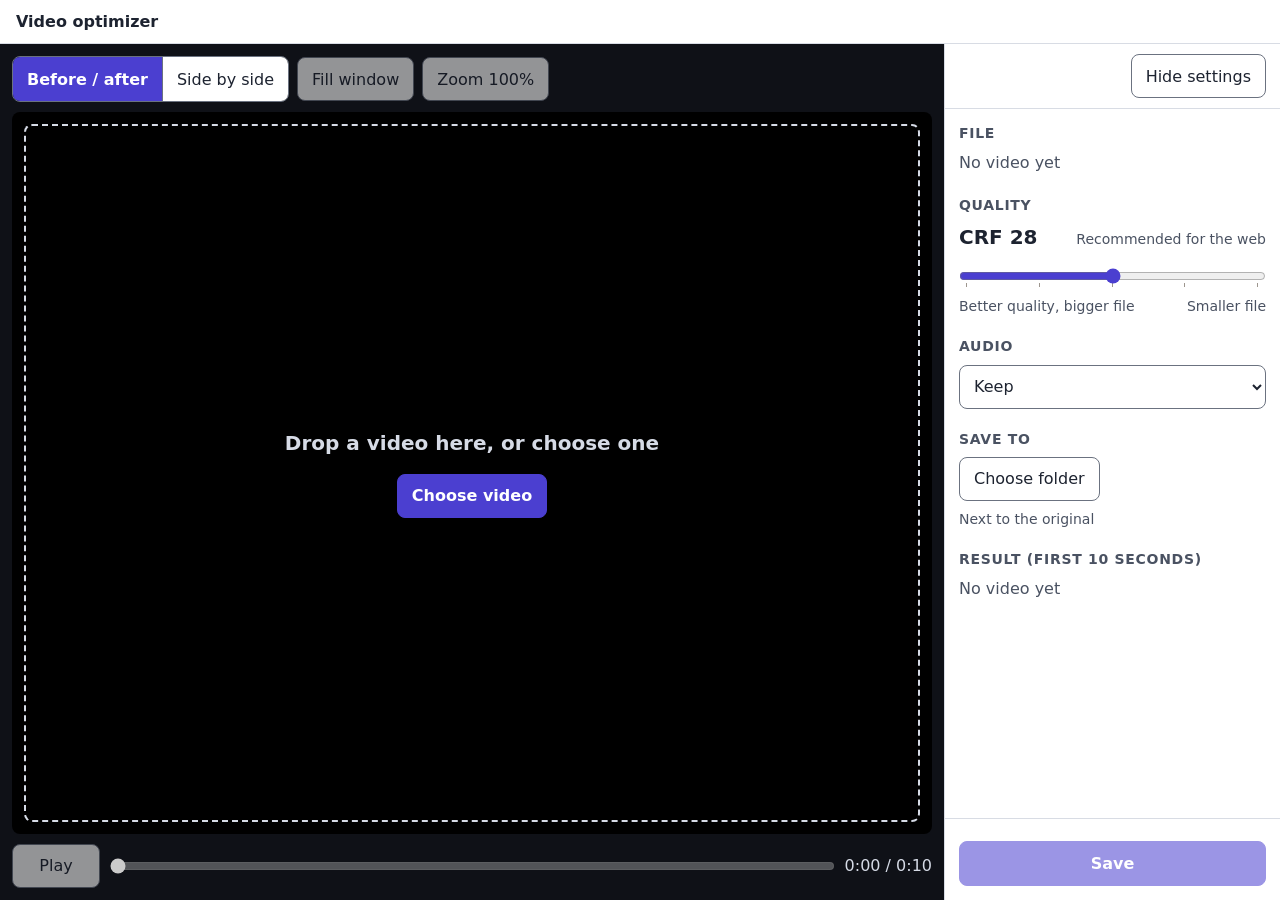
<file: ui/index.html>
<!doctype html>
<html lang="en">
<head>
  <meta charset="utf-8">
  <meta name="viewport" content="width=device-width, initial-scale=1">
  <meta name="color-scheme" content="light dark">
  <title>Video optimizer</title>
  <link rel="stylesheet" href="app.css">
</head>
<body class="app">
  <header class="app__header" id="header">
    <h1 class="app__title">Video optimizer</h1>
  </header>

  <div class="app__work">
    <main class="stage" id="stage" aria-label="Preview">
      <div class="stage__bar">
        <div class="stage__views" role="group" aria-label="View">
          <button class="stage__view" id="viewBeforeAfter" type="button" aria-pressed="true">Before / after</button>
          <button class="stage__view" id="viewSideBySide" type="button" aria-pressed="false">Side by side</button>
        </div>
        <button class="button" id="fill" type="button" aria-pressed="false" aria-disabled="true">Fill window</button>
        <button class="button" id="zoom" type="button" aria-disabled="true">Zoom 100%</button>
        <button class="button stage__show" id="showSettings" type="button" aria-expanded="false" aria-controls="settings" hidden>Show settings</button>
      </div>

      <div class="stage__picture" id="picture">
        <section class="stage__empty" id="empty" aria-labelledby="emptyTitle">
          <h2 class="stage__emptyTitle" id="emptyTitle">Drop a video here, or choose one</h2>
          <button class="button -primary" id="chooseVideo" type="button">Choose video</button>
        </section>

        <div class="stage__compare" id="compare" hidden>
          <div class="stage__layer -before" id="layerBefore">
            <video class="stage__video" id="videoBefore" preload="auto" playsinline muted></video>
            <span class="stage__tag -before" id="tagBefore">Original</span>
          </div>
          <div class="stage__layer -after" id="layerAfter">
            <video class="stage__video" id="videoAfter" preload="auto" playsinline hidden></video>
            <span class="stage__tag -after" id="tagAfter">Sample, CRF 28</span>
          </div>
          <label class="hiddenText" for="divider">Before and after divider</label>
          <input class="stage__divider" id="divider" type="range" min="0" max="100" step="1" value="50">
          <div class="stage__handle" id="handle" aria-hidden="true"></div>
        </div>

        <!-- While the column is folded, or the comparison fills the window,
             the status line floats here; window.js moves it in. -->
        <div class="stage__float" id="statusFloat"></div>
      </div>

      <div class="stage__transport">
        <button class="button stage__play" id="play" type="button" aria-disabled="true">Play</button>
        <label class="hiddenText" for="position">Position in the 10 second sample</label>
        <input class="stage__position" id="position" type="range" min="0" max="10" step="any" value="0" disabled>
        <span class="stage__time" id="time">0:00 / 0:10</span>
      </div>
    </main>

    <aside class="settings" id="settings">
      <div class="settings__top">
        <button class="button" id="hideSettings" type="button" aria-expanded="true" aria-controls="settings">Hide settings</button>
      </div>

      <div class="settings__scroll" id="settingsScroll" role="region" aria-label="Settings" tabindex="0">
        <div class="settings__group">
          <h2 class="settings__heading">File</h2>
          <p class="settings__empty" id="fileEmpty">No video yet</p>
          <dl class="settings__figures" id="fileFigures" hidden>
            <dt class="settings__term">Name</dt>
            <dd class="settings__value" id="fileName"></dd>
            <dt class="settings__term">Size</dt>
            <dd class="settings__value" id="fileSize"></dd>
            <dt class="settings__term">Frame rate</dt>
            <dd class="settings__value" id="fileFps"></dd>
            <dt class="settings__term">Length</dt>
            <dd class="settings__value" id="fileLength"></dd>
            <dt class="settings__term">Audio</dt>
            <dd class="settings__value" id="fileAudio"></dd>
          </dl>
          <button class="button settings__action" id="chooseOther" type="button" hidden>Choose other</button>
        </div>

        <div class="settings__group quality">
          <h2 class="settings__heading"><label for="crf">Quality</label></h2>
          <div class="quality__head">
            <span class="quality__value" id="crfValue">CRF 28</span>
            <span class="quality__word" id="crfWord">Recommended for the web</span>
          </div>
          <input class="quality__range" id="crf" type="range" min="20" max="36" step="1" value="28" list="crfTicks" aria-label="Quality (CRF)" aria-valuetext="CRF 28, Recommended for the web">
          <datalist id="crfTicks">
            <option value="20"></option>
            <option value="24"></option>
            <option value="28"></option>
            <option value="32"></option>
            <option value="36"></option>
          </datalist>
          <div class="quality__ends">
            <span>Better quality, bigger file</span>
            <span>Smaller file</span>
          </div>
        </div>

        <div class="settings__group">
          <h2 class="settings__heading"><label for="audio">Audio</label></h2>
          <select class="settings__select" id="audio">
            <option value="keep" selected>Keep</option>
            <option value="remove">Remove</option>
          </select>
        </div>

        <div class="settings__group" role="group" aria-labelledby="saveToHeading">
          <h2 class="settings__heading" id="saveToHeading">Save to</h2>
          <button class="button" id="chooseFolder" type="button">Choose folder</button>
          <div class="settings__folder">
            <p class="settings__note" id="saveTo">Next to the original</p>
            <button class="button" id="clearFolder" type="button" aria-label="Clear the folder" hidden>Clear</button>
          </div>
        </div>

        <div class="settings__group">
          <h2 class="settings__heading">Result (first 10 seconds)</h2>
          <p class="settings__empty" id="resultEmpty">No video yet</p>
          <div id="resultFigures" hidden>
            <dl class="settings__figures">
              <dt class="settings__term">Original</dt>
              <dd class="settings__value" id="resultOriginal"></dd>
              <dt class="settings__term">Optimized</dt>
              <dd class="settings__value" id="resultOptimized"></dd>
              <dt class="settings__term">Smaller by</dt>
              <dd class="settings__value -good" id="resultSmaller"></dd>
              <dt class="settings__term">Whole file, about</dt>
              <dd class="settings__value" id="resultWhole"></dd>
              <dt class="settings__term">Quality (PSNR)</dt>
              <dd class="settings__value" id="resultPsnr"></dd>
            </dl>
            <p class="settings__note">Above 40 dB is hard to see.</p>
          </div>
        </div>
      </div>

      <div class="settings__bottom" id="settingsBottom">
        <div class="status" id="status">
          <p class="status__text" id="statusText" aria-live="polite"></p>
          <progress class="status__progress" id="progress" max="100" aria-label="Save progress" hidden></progress>
          <button class="button status__cancel" id="cancel" type="button" hidden>Cancel</button>
        </div>
        <button class="button -primary" id="save" type="button" aria-disabled="true">Save</button>
      </div>
    </aside>
  </div>

  <script type="module" src="app.js"></script>
</body>
</html>
</file>
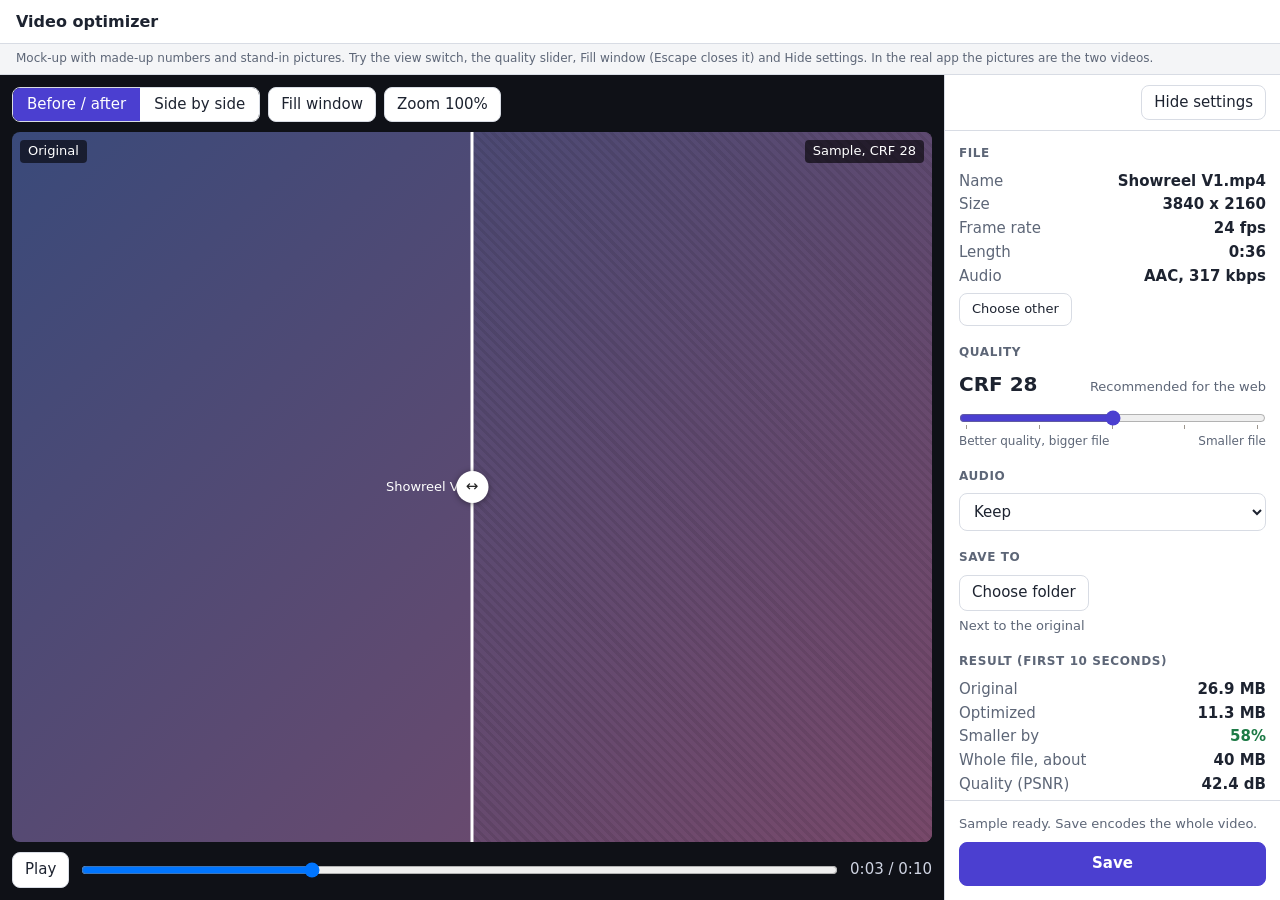
<file: docs/in-progress/specs/2026-11-24-video-optimizer-mockup.html>
<!doctype html>
<html lang="en">
<head>
<meta charset="utf-8">
<meta name="viewport" content="width=device-width, initial-scale=1">
<title>Video optimizer mock-up</title>
<style>
  :root {
    --bg: #f4f5f7; --panel: #fff; --text: #1d2330; --muted: #5d6677; --line: #d8dce4;
    --accent: #4b3fd0; --accent-text: #fff; --ok: #1d7a46; --stage: #0f1117;
  }
  @media (prefers-color-scheme: dark) {
    :root { --bg: #14161c; --panel: #1d2028; --text: #e8ebf2; --muted: #9aa3b5; --line: #343947;
      --accent: #8f86ff; --accent-text: #14161c; --ok: #55c98a; --stage: #090a0e; }
  }
  * { box-sizing: border-box; }
  html, body { height: 100%; }
  body { margin: 0; background: var(--bg); color: var(--text); font: 15px/1.45 system-ui, sans-serif; display: flex; flex-direction: column; overflow: hidden; }
  .head { display: flex; align-items: center; justify-content: space-between; padding: 10px 16px; border-bottom: 1px solid var(--line); background: var(--panel); }
  .head h1 { font-size: 16px; margin: 0; }
  .note { color: var(--muted); font-size: 12px; margin: 0; padding: 6px 16px; border-bottom: 1px solid var(--line); }
  .work { flex: 1; min-height: 0; display: flex; position: relative; overflow: hidden; }
  .stage { flex: 1; min-width: 0; background: var(--stage); display: flex; flex-direction: column; padding: 12px; gap: 10px; }
  .bar { display: flex; flex-wrap: wrap; gap: 8px; align-items: center; }
  .btn { font: inherit; border: 1px solid var(--line); background: var(--panel); color: var(--text); border-radius: 8px; padding: 6px 12px; cursor: pointer; }
  .btn--primary { background: var(--accent); color: var(--accent-text); border-color: var(--accent); font-weight: 600; width: 100%; padding: 10px; }
  .view { display: inline-flex; border: 1px solid var(--line); border-radius: 8px; overflow: hidden; }
  .view button { border: 0; background: var(--panel); color: var(--text); padding: 6px 14px; font: inherit; cursor: pointer; }
  .view button[aria-pressed="true"] { background: var(--accent); color: var(--accent-text); }
  .pic { flex: 1; min-height: 240px; position: relative; border-radius: 8px; overflow: hidden; user-select: none; touch-action: none; }
  .layer { position: absolute; inset: 0; display: grid; place-items: center; color: #fff; font-size: 13px; }
  .layer--before { background: linear-gradient(135deg, #3a4a7a, #7a4a6a); }
  .layer--after { background: linear-gradient(135deg, #3b4a78, #78496a); clip-path: inset(0 0 0 50%); }
  .layer--after::after { content: ""; position: absolute; inset: 0; background: repeating-linear-gradient(45deg, rgba(0,0,0,.08) 0 3px, transparent 3px 7px); }
  .tag { position: absolute; top: 8px; background: rgba(0,0,0,.6); color: #fff; padding: 2px 8px; border-radius: 4px; z-index: 2; font-size: 13px; }
  .tag--l { left: 8px; } .tag--r { right: 8px; }
  .handle { position: absolute; top: 0; bottom: 0; left: 50%; width: 3px; background: #fff; z-index: 3; transform: translateX(-1.5px); }
  .handle::after { content: "\2194"; position: absolute; top: 50%; left: 50%; width: 32px; height: 32px; margin: -16px; border-radius: 50%; background: #fff; color: #222; display: grid; place-items: center; box-shadow: 0 1px 6px rgba(0,0,0,.4); }
  .pic:focus-within .handle::after { outline: 3px solid var(--accent); }
  .range { position: absolute; inset: 0; width: 100%; height: 100%; opacity: 0; cursor: ew-resize; z-index: 4; margin: 0; }
  .side { position: absolute; inset: 0; display: grid; grid-template-columns: 1fr 1fr; gap: 10px; }
  .side .layer { position: relative; border-radius: 8px; }
  .transport { display: flex; align-items: center; gap: 10px; color: #cfd4e2; }
  .transport input { flex: 1; }
  /* Right column, like Lunaepix: everything lives here, and it folds away. */
  .col { width: 21rem; flex: none; background: var(--panel); border-left: 1px solid var(--line); display: flex; flex-direction: column; min-height: 0; transition: margin-right .2s ease; }
  .col.-hidden { margin-right: -21rem; }
  @media (prefers-reduced-motion: reduce) { .col { transition: none; } }
  .col__top { padding: 10px 14px; border-bottom: 1px solid var(--line); display: flex; justify-content: flex-end; }
  .col__scroll { flex: 1; overflow: auto; padding: 14px; }
  .col__bottom { padding: 14px; border-top: 1px solid var(--line); display: grid; gap: 8px; }
  .reopen { position: absolute; top: 12px; right: 12px; z-index: 5; }
  h2 { font-size: 12px; text-transform: uppercase; letter-spacing: .05em; color: var(--muted); margin: 0 0 8px; }
  .group { margin-bottom: 18px; }
  dl { margin: 0; display: grid; grid-template-columns: 1fr auto; gap: 2px 12px; font-variant-numeric: tabular-nums; }
  dt { color: var(--muted); } dd { margin: 0; text-align: right; font-weight: 600; }
  dd.good { color: var(--ok); }
  .rf { display: grid; gap: 4px; }
  .rf__head { display: flex; justify-content: space-between; align-items: baseline; }
  .rf__value { font-size: 20px; font-weight: 700; font-variant-numeric: tabular-nums; }
  .rf__word { color: var(--muted); font-size: 13px; }
  .rf input[type=range] { width: 100%; margin: 4px 0 0; accent-color: var(--accent); }
  .rf__ends { display: flex; justify-content: space-between; color: var(--muted); font-size: 12px; }
  select { font: inherit; border: 1px solid var(--line); background: var(--panel); color: var(--text); border-radius: 8px; padding: 8px 10px; width: 100%; }
  .path { color: var(--muted); font-size: 13px; margin: 6px 0 0; }
  .status { color: var(--muted); font-size: 13px; margin: 0; }
  .pic.-full { position: fixed; inset: 0; z-index: 20; border-radius: 0; }
  :focus-visible { outline: 3px solid var(--accent); outline-offset: 2px; }
  [hidden] { display: none !important; }
  @media (max-width: 760px) { .col { width: 17rem; } .col.-hidden { margin-right: -17rem; } }
</style>
</head>
<body>
<header class="head"><h1>Video optimizer</h1></header>
<p class="note">Mock-up with made-up numbers and stand-in pictures. Try the view switch, the quality slider, Fill window (Escape closes it) and Hide settings. In the real app the pictures are the two videos.</p>

<div class="work">
  <main class="stage" aria-label="Preview">
    <div class="bar">
      <div class="view" role="group" aria-label="View">
        <button type="button" id="v-ba" aria-pressed="true">Before / after</button>
        <button type="button" id="v-side" aria-pressed="false">Side by side</button>
      </div>
      <button type="button" class="btn" id="fill">Fill window</button>
      <button type="button" class="btn" id="zoom">Zoom 100%</button>
    </div>

    <div class="pic" id="pic">
      <div id="ba" style="position:absolute;inset:0">
        <div class="layer layer--before"><span class="tag tag--l">Original</span>Showreel V1.mp4, full size</div>
        <div class="layer layer--after" id="after"><span class="tag tag--r" id="sample-tag">Sample, CRF 28</span></div>
        <div class="handle" id="handle"></div>
        <input class="range" id="range" type="range" min="0" max="100" value="50" aria-label="Before and after divider">
      </div>
      <div class="side" id="side" hidden>
        <div class="layer layer--before"><span class="tag tag--l">Original</span></div>
        <div class="layer layer--after" style="clip-path:none"><span class="tag tag--l" id="sample-tag2">Sample, CRF 28</span></div>
      </div>
    </div>

    <div class="transport">
      <button type="button" class="btn">Play</button>
      <input type="range" min="0" max="100" value="30" aria-label="Position in the 10 second sample">
      <span>0:03 / 0:10</span>
    </div>
  </main>

  <button type="button" class="btn reopen" id="reopen" hidden>Show settings</button>

  <aside class="col" id="col" aria-label="Settings">
    <div class="col__top"><button type="button" class="btn" id="collapse" aria-expanded="true">Hide settings</button></div>
    <div class="col__scroll">
      <div class="group">
        <h2>File</h2>
        <dl>
          <dt>Name</dt><dd>Showreel V1.mp4</dd>
          <dt>Size</dt><dd>3840 x 2160</dd>
          <dt>Frame rate</dt><dd>24 fps</dd>
          <dt>Length</dt><dd>0:36</dd>
          <dt>Audio</dt><dd>AAC, 317 kbps</dd>
        </dl>
        <p class="path"><button type="button" class="btn">Choose other</button></p>
      </div>

      <div class="group">
        <h2>Quality</h2>
        <div class="rf">
          <div class="rf__head"><span class="rf__value" id="rf-value">CRF 28</span><span class="rf__word" id="rf-word">Recommended for the web</span></div>
          <input type="range" id="rf" min="20" max="36" step="1" value="28" list="rf-ticks" aria-label="Quality (CRF)" aria-valuetext="CRF 28, Recommended for the web">
          <datalist id="rf-ticks"><option value="20"></option><option value="24"></option><option value="28"></option><option value="32"></option><option value="36"></option></datalist>
          <div class="rf__ends"><span>Better quality, bigger file</span><span>Smaller file</span></div>
        </div>
      </div>

      <div class="group">
        <h2>Audio</h2>
        <select aria-label="Audio"><option>Keep</option><option>Remove</option></select>
      </div>

      <div class="group">
        <h2>Save to</h2>
        <button type="button" class="btn">Choose folder</button>
        <p class="path">Next to the original</p>
      </div>

      <div class="group">
        <h2>Result (first 10 seconds)</h2>
        <dl>
          <dt>Original</dt><dd>26.9 MB</dd>
          <dt>Optimized</dt><dd id="r-new">11.3 MB</dd>
          <dt>Smaller by</dt><dd class="good" id="r-save">58%</dd>
          <dt>Whole file, about</dt><dd id="r-whole">40 MB</dd>
          <dt>Quality (PSNR)</dt><dd id="r-psnr">42.4 dB</dd>
        </dl>
        <p class="path">Above 40 dB is hard to see.</p>
      </div>
    </div>
    <div class="col__bottom">
      <p class="status" aria-live="polite">Sample ready. Save encodes the whole video.</p>
      <button type="button" class="btn btn--primary">Save</button>
    </div>
  </aside>
</div>

<script>
  const $ = id => document.getElementById(id);
  function setView(isBA) {
    $("ba").hidden = !isBA; $("side").hidden = isBA;
    $("v-ba").setAttribute("aria-pressed", isBA); $("v-side").setAttribute("aria-pressed", !isBA);
  }
  $("v-ba").onclick = () => setView(true);
  $("v-side").onclick = () => setView(false);
  $("range").addEventListener("input", e => {
    $("after").style.clipPath = "inset(0 0 0 " + e.target.value + "%)";
    $("handle").style.left = e.target.value + "%";
  });
  $("fill").onclick = () => $("pic").classList.toggle("-full");
  document.addEventListener("keydown", e => { if (e.key === "Escape") $("pic").classList.remove("-full"); });
  function setCol(open) {
    $("col").classList.toggle("-hidden", !open);
    $("collapse").setAttribute("aria-expanded", open);
    $("reopen").hidden = open;
  }
  $("collapse").onclick = () => setCol(false);
  $("reopen").onclick = () => setCol(true);
  // Made-up numbers: size falls about 13% per CRF step, PSNR about 0.43 dB per step.
  function word(c) { return c <= 22 ? "Near lossless, very big" : c <= 24 ? "High quality" : c <= 27 ? "Good" : c === 28 ? "Recommended for the web" : c <= 30 ? "Smaller" : "Smallest, check the picture"; }
  $("rf").addEventListener("input", e => {
    const c = Number(e.target.value), mb = 11.3 * Math.exp(-0.144 * (c - 28));
    $("rf-value").textContent = "CRF " + c; $("rf-word").textContent = word(c);
    e.target.setAttribute("aria-valuetext", "CRF " + c + ", " + word(c));
    $("r-new").textContent = mb.toFixed(1) + " MB";
    $("r-save").textContent = Math.max(0, Math.round((1 - mb / 26.9) * 100)) + "%";
    $("r-whole").textContent = Math.round(mb * 40 / 11.3) + " MB";
    $("r-psnr").textContent = (42.4 - 0.43 * (c - 28)).toFixed(1) + " dB";
    $("sample-tag").textContent = $("sample-tag2").textContent = "Sample, CRF " + c;
  });
</script>
</body>
</html>
</file>
<file: ui/app.css>
/* Video optimizer window. BBEM class names, shared with index.html and with
   window.js, which toggles only the modifier classes (`-full`, `-zoomed`,
   `-sideBySide`, `-hidden`, `-floating`, `-empty`).
   Sizes are in rem so the layout follows the user's text size. Body text is
   at least 16px, secondary text at least 14px. Contrast is APCA: body text
   Lc 75 or more against its background (--text on --panel Lc 103 light, 93
   dark; --muted on --panel Lc 87 light, 81 dark; --onAccent on --accent
   Lc 89 light, 79 dark; --onStage on --stage Lc 84). */

:root {
  color-scheme: light dark;

  --bg: #f4f5f7;
  --panel: #ffffff;
  --text: #1d2330;
  --muted: #4a5262;
  /* Lines between parts. Control borders use --border, which is checked as
     a non-text contrast (Lc 74 on --panel). */
  --line: #d8dce4;
  --border: #6b7280;
  --accent: #4b3fd0;
  --onAccent: #ffffff;
  --focus: #4b3fd0;
  --ok: #166238;
  /* The dark area around the picture, in both colour schemes. */
  --stage: #0f1117;
  --onStage: #d6dbe6;
  --focusOnStage: #d0ccff;

  --columnWidth: 21rem;
}

@media (prefers-color-scheme: dark) {
  :root {
    --bg: #14161c;
    --panel: #1d2028;
    --text: #e8ebf2;
    --muted: #d2d8e3;
    --line: #343947;
    --border: #a3abb9;
    --accent: #d0ccff;
    --onAccent: #0a0b10;
    --focus: #d0ccff;
    --ok: #9ce8bd;
    --stage: #090a0e;
  }
}

/* The narrowest window (640 px) keeps a 280 px column; the picture shrinks. */
@media (max-width: 47.5rem) {
  :root {
    --columnWidth: 17.5rem;
  }
}

*,
*::before,
*::after {
  box-sizing: border-box;
}

/* The hidden attribute must win over any display set below. */
[hidden] {
  display: none !important;
}

html,
body {
  height: 100%;
}

html {
  font-size: 100%;
}

:focus-visible {
  outline: 3px solid var(--focus);
  outline-offset: 2px;
}

/* Text that only assistive technology reads (the labels of the range inputs
   whose purpose the picture shows). */
.hiddenText {
  position: absolute;
  width: 1px;
  height: 1px;
  margin: -1px;
  padding: 0;
  overflow: hidden;
  clip-path: inset(50%);
  white-space: nowrap;
  border: 0;
}

/* The window: the header, then the work area filling the rest. Nothing
   scrolls but the column's middle part. */
.app {
  display: flex;
  flex-direction: column;
  margin: 0;
  overflow: hidden;
  background: var(--bg);
  color: var(--text);
  font-family: system-ui, -apple-system, "Segoe UI", Roboto, "Helvetica Neue", Arial, sans-serif;
  font-size: 1rem;
  line-height: 1.45;
}

.app__header {
  flex: none;
  padding: 0.625rem 1rem;
  border-bottom: 1px solid var(--line);
  background: var(--panel);
}

.app__title {
  margin: 0;
  font-size: 1rem;
  font-weight: 700;
}

/* The picture on the left, the column on the right. The column slides off
   the right edge when it folds, so the area clips it. */
.app__work {
  position: relative;
  display: flex;
  flex: 1;
  min-height: 0;
  overflow: hidden;
}

/* Buttons: at least 44 px high, a visible border, the panel's colours. A
   button that cannot be used now stays focusable (aria-disabled) or is
   disabled, and looks dimmed. */
.button {
  min-height: 2.75rem;
  padding: 0.5rem 0.875rem;
  border: 1px solid var(--border);
  border-radius: 0.5rem;
  background: var(--panel);
  color: var(--text);
  font: inherit;
  cursor: pointer;
}

.button.-primary {
  border-color: var(--accent);
  background: var(--accent);
  color: var(--onAccent);
  font-weight: 600;
}

.button[aria-disabled="true"],
.button:disabled {
  opacity: 0.55;
  cursor: not-allowed;
}

/* The stage: the bar, the picture and the transport, on the dark area. */

.stage {
  --focus: var(--focusOnStage);
  display: flex;
  flex: 1;
  flex-direction: column;
  gap: 0.625rem;
  min-width: 0;
  padding: 0.75rem;
  background: var(--stage);
  color: var(--onStage);
}

/* Fill window: the comparison over the whole window (window.js makes the
   rest of the page inert). */
.stage.-full {
  position: fixed;
  inset: 0;
  z-index: 20;
}

.stage__bar {
  display: flex;
  flex-wrap: wrap;
  align-items: center;
  gap: 0.5rem;
}

/* Before / after and Side by side: two joined buttons. The pressed one is
   filled, the other is not, so the choice does not rest on colour alone. */
.stage__views {
  display: inline-flex;
  border: 1px solid var(--border);
  border-radius: 0.5rem;
  overflow: hidden;
}

.stage__view {
  min-height: 2.75rem;
  padding: 0.5rem 0.875rem;
  border: 0;
  background: var(--panel);
  color: var(--text);
  font: inherit;
  cursor: pointer;
}

.stage__view + .stage__view {
  border-left: 1px solid var(--border);
}

.stage__view[aria-pressed="true"] {
  background: var(--accent);
  color: var(--onAccent);
  font-weight: 600;
}

/* The group clips its corners, so the ring sits inside the button, on the
   button's own colour. */
.stage__view:focus-visible {
  outline-color: var(--accent);
  outline-offset: -4px;
}

.stage__view[aria-pressed="true"]:focus-visible {
  outline-color: var(--onAccent);
}

/* Show settings: at the right end of the bar, over the top right of the
   picture. */
.stage__show {
  margin-left: auto;
}

.stage__picture {
  position: relative;
  flex: 1;
  min-height: 15rem;
  overflow: hidden;
  border-radius: 0.5rem;
  background: #000000;
  touch-action: none;
  user-select: none;
}

.stage.-full .stage__picture {
  border-radius: 0;
}

/* No video yet: the prompt in the middle of the picture area. */
.stage__empty {
  position: absolute;
  inset: 0.75rem;
  display: grid;
  place-content: center;
  justify-items: center;
  gap: 1rem;
  padding: 1rem;
  border: 2px dashed var(--onStage);
  border-radius: 0.5rem;
  text-align: center;
}

.stage__emptyTitle {
  margin: 0;
  font-size: 1.25rem;
  font-weight: 600;
}

.stage__compare {
  position: absolute;
  inset: 0;
}

/* Before / after: the two layers stacked over the whole area; the sample's
   is clipped at the divider (window.js writes the clip). */
.stage__layer {
  position: absolute;
  inset: 0;
  overflow: hidden;
}

/* Side by side: the two next to each other. */
.stage.-sideBySide .stage__compare {
  display: grid;
  grid-template-columns: minmax(0, 1fr) minmax(0, 1fr);
  gap: 0.625rem;
}

.stage.-sideBySide .stage__layer {
  position: relative;
  inset: auto;
  border-radius: 0.5rem;
}

/* A video at its own size, centred in its layer by `translate`; window.js
   sets its size and the zoom as `transform` about its centre. */
.stage__video {
  position: absolute;
  top: 50%;
  left: 50%;
  display: block;
  max-width: none;
  translate: -50% -50%;
  transform-origin: center;
}

/* "Original" top left, "Sample, CRF 28" top right (top left in Side by
   side), on an opaque dark surface so they read over any picture. Each
   keeps to its own half of the picture (its own picture in Side by side)
   and wraps there, so a long "Original (converted for display)" never runs
   into the other tag, nor is it cut, in the narrowest window. */
.stage__tag {
  position: absolute;
  top: 0.5rem;
  z-index: 2;
  max-width: calc(50% - 0.75rem);
  padding: 0.125rem 0.5rem;
  overflow-wrap: anywhere;
  border-radius: 0.25rem;
  background: rgb(0 0 0 / 0.75);
  color: #ffffff;
  font-size: 0.875rem;
  font-weight: 600;
  pointer-events: none;
}

.stage__tag.-before {
  left: 0.5rem;
}

.stage__tag.-after {
  right: 0.5rem;
}

.stage.-sideBySide .stage__tag {
  max-width: calc(100% - 1rem);
}

.stage.-sideBySide .stage__tag.-after {
  right: auto;
  left: 0.5rem;
}

/* The divider input covers the picture, invisible: a press anywhere moves
   the divider, and the keyboard moves it too. While zoomed a drag moves
   around the picture instead, and the handle alone moves the divider. */
.stage__divider {
  position: absolute;
  inset: 0;
  z-index: 4;
  width: 100%;
  height: 100%;
  margin: 0;
  opacity: 0;
  cursor: ew-resize;
}

.stage.-zoomed .stage__divider {
  pointer-events: none;
}

.stage.-zoomed .stage__picture {
  cursor: grab;
}

/* The handle: a line at the divider, the full height, with a round grip in
   the middle. Its strip is 28 px wide, so it is easy to grab while zoomed. */
.stage__handle {
  position: absolute;
  top: 0;
  bottom: 0;
  left: 50%;
  z-index: 3;
  width: 1.75rem;
  margin-left: -0.875rem;
  pointer-events: none;
}

.stage.-zoomed .stage__handle {
  z-index: 5;
  cursor: ew-resize;
  pointer-events: auto;
}

.stage.-sideBySide .stage__handle {
  display: none;
}

.stage__handle::before {
  content: "";
  position: absolute;
  top: 0;
  bottom: 0;
  left: 50%;
  width: 3px;
  margin-left: -1.5px;
  background: #ffffff;
  box-shadow: 0 0 3px rgb(0 0 0 / 0.6);
}

.stage__handle::after {
  content: "\2194";
  position: absolute;
  top: 50%;
  left: 50%;
  display: grid;
  place-items: center;
  width: 2rem;
  height: 2rem;
  translate: -50% -50%;
  border: 2px solid #1d2330;
  border-radius: 50%;
  background: #ffffff;
  color: #1d2330;
  font-size: 1rem;
  box-shadow: 0 1px 6px rgb(0 0 0 / 0.4);
}

/* The divider input has focus: it shows on the grip. */
.stage__divider:focus-visible + .stage__handle::after {
  outline: 3px solid var(--focusOnStage);
  outline-offset: 3px;
}

/* The slot the status line floats in while the column is out of sight: at
   the top of the picture, under the tags. */
.stage__float {
  position: absolute;
  top: 3rem;
  left: 50%;
  z-index: 6;
  width: max-content;
  min-width: min(20rem, 100% - 1.5rem);
  max-width: calc(100% - 1.5rem);
  translate: -50% 0;
}

/* Under the picture: Play, the position bar and the time. */
.stage__transport {
  display: flex;
  align-items: center;
  gap: 0.625rem;
}

.stage__play {
  min-width: 5.5rem;
}

.stage__position {
  flex: 1;
  min-width: 0;
  min-height: 1.5rem;
  margin: 0;
  accent-color: var(--focusOnStage);
}

.stage__time {
  white-space: nowrap;
  font-variant-numeric: tabular-nums;
}

/* The column on the right: Hide settings, the part that scrolls, and the
   bottom (status and Save) that stays in view. Hide settings slides it off
   the right edge; it is then hidden from view and focus (window.js also
   makes it inert). */

.settings {
  display: flex;
  flex: none;
  flex-direction: column;
  width: var(--columnWidth);
  min-height: 0;
  border-left: 1px solid var(--line);
  background: var(--panel);
  transition: margin-right 0.2s ease, visibility 0s;
}

.settings.-hidden {
  margin-right: calc(-1 * var(--columnWidth));
  visibility: hidden;
  transition: margin-right 0.2s ease, visibility 0s linear 0.2s;
}

@media (prefers-reduced-motion: reduce) {
  .settings,
  .settings.-hidden {
    transition: none;
  }
}

.settings__top {
  display: flex;
  justify-content: flex-end;
  padding: 0.625rem 0.875rem;
  border-bottom: 1px solid var(--line);
}

.settings__scroll {
  flex: 1;
  min-height: 0;
  padding: 0.875rem;
  overflow: auto;
}

/* Its focus ring sits inside it, so the column's edges never cut it. */
.settings__scroll:focus-visible {
  outline-offset: -3px;
}

.settings__bottom {
  display: grid;
  gap: 0.5rem;
  padding: 0.875rem;
  border-top: 1px solid var(--line);
}

.settings__group {
  display: grid;
  gap: 0.5rem;
  margin-bottom: 1.25rem;
}

.settings__group > .button,
.settings__action {
  justify-self: start;
}

.settings__heading {
  margin: 0;
  color: var(--muted);
  font-size: 0.875rem;
  font-weight: 700;
  letter-spacing: 0.05em;
  text-transform: uppercase;
}

.settings__empty {
  margin: 0;
  color: var(--muted);
}

/* Label and value on one line, the value to the right; a long name wraps. */
.settings__figures {
  display: grid;
  grid-template-columns: auto minmax(0, 1fr);
  gap: 0.125rem 0.75rem;
  margin: 0;
  font-variant-numeric: tabular-nums;
}

.settings__term {
  color: var(--muted);
}

.settings__value {
  margin: 0;
  font-weight: 600;
  text-align: right;
  overflow-wrap: anywhere;
}

/* "Smaller by" in green; its label says what it is, so it is not colour alone. */
.settings__value.-good {
  color: var(--ok);
}

.settings__note {
  margin: 0;
  color: var(--muted);
  font-size: 0.875rem;
  overflow-wrap: anywhere;
}

.settings__folder {
  display: flex;
  align-items: center;
  justify-content: space-between;
  gap: 0.5rem;
}

.settings__select {
  width: 100%;
  min-height: 2.75rem;
  padding: 0.5rem 0.625rem;
  border: 1px solid var(--border);
  border-radius: 0.5rem;
  background: var(--panel);
  color: var(--text);
  font: inherit;
}

.settings__select:disabled {
  opacity: 0.55;
  cursor: not-allowed;
}

/* Quality: "CRF 28" and its word, the slider with ticks at 20, 24, 28, 32
   and 36, and what each end means under it. */

.quality__head {
  display: flex;
  flex-wrap: wrap;
  align-items: baseline;
  justify-content: space-between;
  gap: 0 0.5rem;
}

.quality__value {
  font-size: 1.25rem;
  font-weight: 700;
  font-variant-numeric: tabular-nums;
}

.quality__word {
  color: var(--muted);
  font-size: 0.875rem;
}

.quality__range {
  width: 100%;
  min-height: 1.5rem;
  margin: 0.25rem 0 0;
  accent-color: var(--accent);
}

.quality__range:disabled {
  opacity: 0.55;
  cursor: not-allowed;
}

.quality__ends {
  display: flex;
  justify-content: space-between;
  gap: 0.5rem;
  color: var(--muted);
  font-size: 0.875rem;
}

/* The status line: the message (a live region), and while saving the
   progress bar and Cancel. Over the picture it has its own surface, which
   it drops while it has nothing to show; it is never hidden, so the live
   region stays in the page. */

.status {
  display: grid;
  gap: 0.5rem;
}

/* 16 px: the status line carries the errors and the save's result, so it is
   primary text (also while it floats over the picture). */
.status__text {
  margin: 0;
  color: var(--muted);
  font-size: 1rem;
  overflow-wrap: anywhere;
}

.status__progress {
  width: 100%;
  height: 0.75rem;
  accent-color: var(--accent);
}

.status__cancel {
  justify-self: start;
}

.status.-floating {
  padding: 0.5rem 0.75rem;
  border: 1px solid var(--line);
  border-radius: 0.5rem;
  background: var(--panel);
  color: var(--text);
  box-shadow: 0 4px 16px rgb(0 0 0 / 0.35);
}

.status.-floating .status__text {
  color: var(--text);
}

.status.-floating.-empty {
  padding: 0;
  border: 0;
  background: transparent;
  box-shadow: none;
}

.settings__bottom > .button.-primary {
  width: 100%;
  padding-block: 0.625rem;
}

/* High contrast: the pressed view, the handle and the floating status keep
   a shape of their own. */
@media (forced-colors: active) {
  .stage__view[aria-pressed="true"] {
    outline: 2px solid CanvasText;
    outline-offset: -4px;
  }

  .stage__handle::before {
    background: CanvasText;
  }

  .stage__handle::after {
    border-color: CanvasText;
  }

  .status.-floating {
    border-color: CanvasText;
  }
}
</file>
